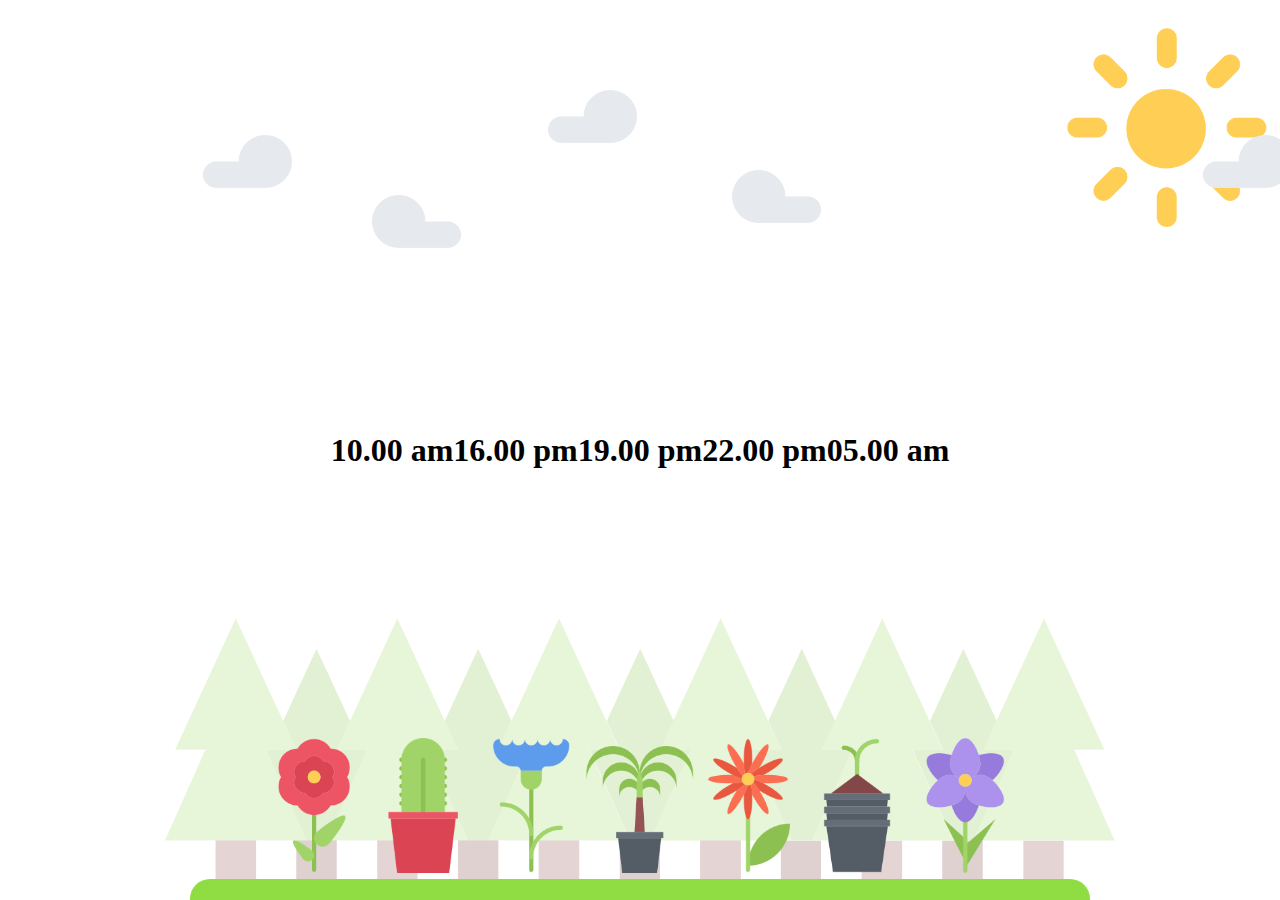
<file: index.html>
<html>
	<head>
		<title>Día y noche</title>
		<meta charset="utf-8">		
		<link rel="shortcut icon" type="image/x-icon" href="images/moonsun.png">
		<link rel="stylesheet" type="text/css" href="style.css">
		<link rel="stylesheet" type="text/css" href="style2.css">
	</head>

	<body>
		

		<div class="container-all">

			<h1 class="hour hour-ten">10.00 am</h1>
			<h1 class="hour hour-sixteen">16.00 pm</h1>
			<h1 class="hour hour-nineteen">19.00 pm</h1>
			<h1 class="hour hour-twentytwo">22.00 pm</h1>
			<h1 class="hour hour-five">05.00 am</h1>


			<div class="container-sun"></div>

			<div class="container-moon"></div>

			<div class="container-clouds">

				<div class="row first-row">
					<div class="cloud cloud-first"></div>
					<div class="cloud cloud-second"></div>
					<div class="cloud cloud-third"></div>
					<div class="cloud cloud-fourth"></div>
				</div>

				<div class="row second-row">
					<div class="cloud cloud-first"></div>
					<div class="cloud cloud-second"></div>
					<div class="cloud cloud-third"></div>
					<div class="cloud cloud-fourth"></div>
				</div>

			</div>

			<div class="container-stars">
				<div class="star star-first"></div>
				<div class="star star-second"></div>
				<div class="star star-third"></div>
				<div class="star star-fourth"></div>
				<div class="star star-fifth"></div>
			</div>

			<div class="container-forest"></div>

			<div class="container-plants">
				<div class="plant flower-first"></div>
				<div class="plant cactus"></div>
				<div class="plant flower-second"></div>
				<div class="plant plant-first"></div>
				<div class="plant flower-third"></div>
				<div class="plant garden-plant"></div>
				<div class="plant flower-fourth"></div>
			</div>

			<div class="container-grass"></div>

		</div>

	</body>
</html>
</file>
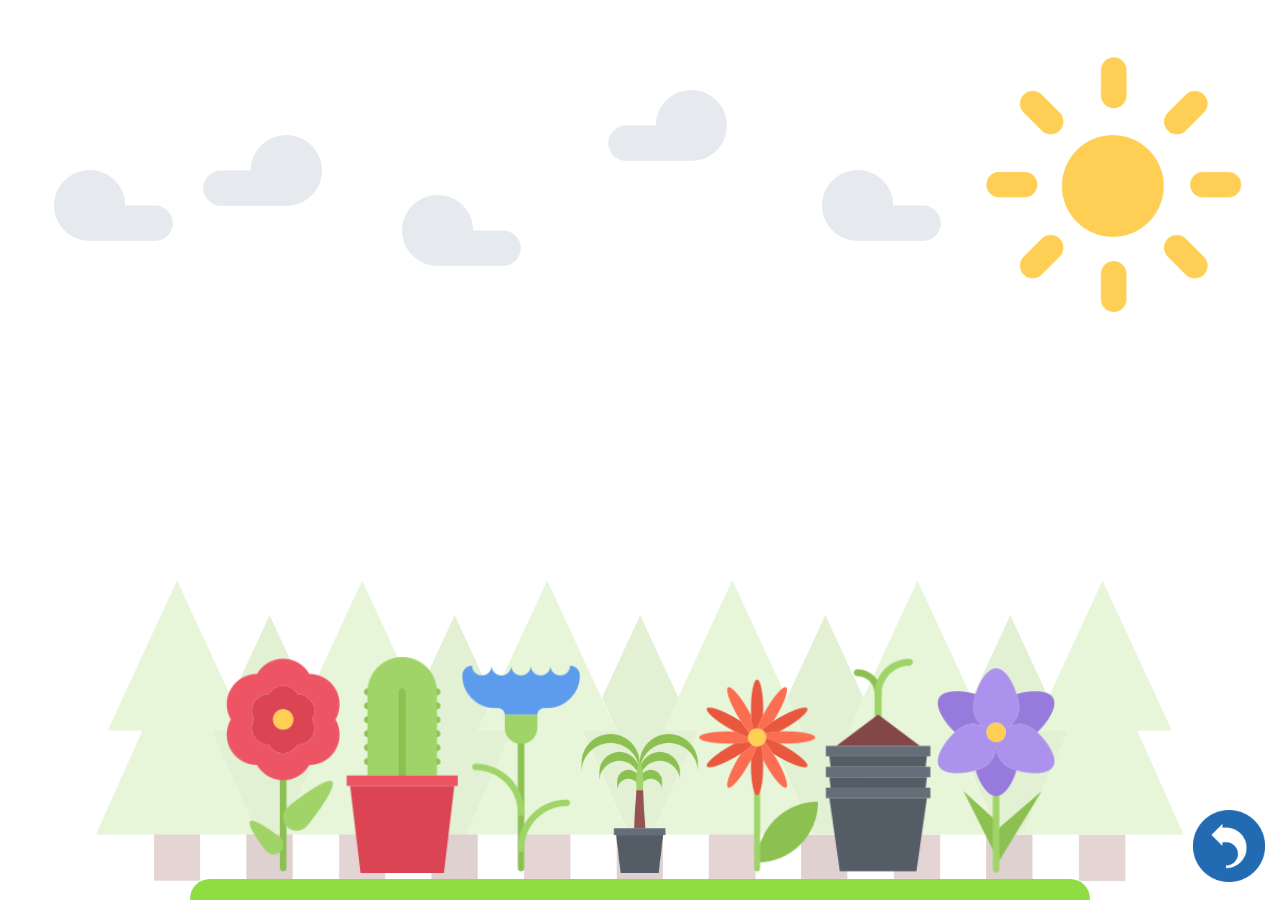
<file: index-ani.html>
<html>
	<head>
		<title>Día y noche</title>
		<meta charset="utf-8">		
		<link rel="shortcut icon" type="image/x-icon" href="images/moonsun.png">
		<link rel="stylesheet" type="text/css" href="style-elements-ani.css">
		<link rel="stylesheet" type="text/css" href="animations.css">
	</head>

	<body>
		

		<div class="container-all">

			<h1 class="hour hour-ten">10.00 am</h1>
			<h1 class="hour hour-sixteen">16.00 pm</h1>
			<h1 class="hour hour-nineteen">19.00 pm</h1>
			<h1 class="hour hour-twentytwo">22.00 pm</h1>
			<h1 class="hour hour-five">05.00 am</h1>


			<div class="container-sun"></div>

			<div class="container-moon"></div>

			<div class="container-clouds">

				<div class="row first-row">
					<div class="cloud onecloud-first"></div>
					<div class="cloud onecloud-second"></div>
					<div class="cloud onecloud-third"></div>
					<div class="cloud onecloud-fourth"></div>
				</div>

				<div class="row second-row">
					<div class="cloud twocloud-first"></div>
					<div class="cloud twocloud-second"></div>
					<div class="cloud twocloud-third"></div>
					<div class="cloud twocloud-fourth"></div>
				</div>

			</div>

			<div class="container-stars">
				<div class="star star-first"></div>
				<div class="star star-second"></div>
				<div class="star star-third"></div>
				<div class="star star-fourth"></div>
				<div class="star star-fifth"></div>
			</div>

			<div class="container-forest"></div>

			<div class="container-plants">
				<div class="plant flower-first"></div>
				<div class="plant cactus"></div>
				<div class="plant flower-second"></div>
				<div class="plant plant-first"></div>
				<div class="plant flower-third"></div>
				<div class="plant garden-plant"></div>
				<div class="plant flower-fourth"></div>
			</div>

			<a href="index.html">
				<div class="previous-page previous"></div>
			</a>

			<div class="container-grass"></div>

		</div>

	</body>
</html>
</file>
<file: style.css>
@media handheld body {
	width: 98%;
	font-family: Verdana;
	font-size: 16px;
} 

body {
	margin: 0;
	padding: 0;
	overflow: hidden;
}

img {
	max-width:100%;
}

.container-all {
	width: 100%;
	height: 100%;
	justify-content: center;
	align-items: center;
	display: flex;
	position: relative;
	transition: 0.2s linear;
	animation-name: heaven;
	animation-duration: 120s;
	animation-iteration-count: infinite;
}

.container-sun {
	width: 200px;
	height: 200px;
	top: 3%;
	right: 1%;
	border-radius: 100%;
	position: absolute;
	text-align: center;
	background: url(images/sun.png);
	background-size: contain;
	background-repeat: no-repeat;
	background-position: center;
	transition: 0.2s linear;
	animation-name: sun;
	animation-duration: 120s;
	animation-iteration-count: infinite;
}

.container-moon {
	width: 160px;
	height: 200px;
	top: 3%;
	left: 10%;
	border-radius: 100%;
	position: absolute;
	text-align: center;
	background: url(images/moon.png);
	background-size: contain;
	background-repeat: no-repeat;
	background-position: center;
	opacity: 0;
	transition: 0.2s linear;
	animation-name: moon;
	animation-duration: 120s;
	animation-iteration-count: infinite;
}

.container-stars {
	position: absolute;
	width: 560px;
	height: 200px;
	top: 10%;
	left: 30%;
	display: flex;
	opacity: 0;
	transition: 0.2s linear;
	animation-name: star;
	animation-duration: 120s;
	animation-iteration-count: infinite;
}

.star {
	background: url(images/star.png);
	background-size: contain;
	background-repeat: no-repeat;
	background-position: center;
	width: 30px;
	height: 30px;
	position: relative;
}

.star-first {
	top: 0;
	left: 0;
}

.star-second {
	top: 120;
	left: 80;
}

.star-third {
	top: 40;
	left: 400;
}

.star-fourth {
	top: 130;
	left: 260;
}

.star-fifth {
	top: 55;
	left: 110;
}

.container-clouds {
	width: 560px;
	height: 80px;
	top: 10%;
	left: 15%;
	position: absolute;
}

.row {
	position: absolute;
	display: flex;
	flex-direction: row;
}

.first-row {
	left: 0;
	transition: 0.2s linear;
	animation-name: first-row-cloud;
	animation-duration: 120s;
	animation-iteration-count: infinite;
}

.second-row {
	left: 1000;
	transition: 0.2s linear;
	animation-name: second-row-cloud;
	animation-duration: 120s;
	animation-iteration-count: infinite;
}

.cloud {
	position: relative;
	width: 90px;
	height: 70px;
	margin: 0;
	background: url(images/cloud.png);
	background-size: contain;
	background-repeat: no-repeat;
}

.cloud-first {
	top: 45;
	left: 10;
	transform: scaleX(-1);
}

.cloud-second {
	top: 105;
	left: 90;
}

.cloud-third {
	top: 0;
	left: 175;
	transform: scaleX(-1);
}

.cloud-fourth {
	top: 80;
	left: 270;
}

.container-forest {
	width: 950px;
	height: 350px;
	position: absolute;
	bottom: 2%;
	background-image: url(images/forest.png);
	background-size: contain;
	background-position: bottom;
	background-repeat: no-repeat;
}

.container-plants {
	width: 760px;
	height: 135px;
	position: absolute;
	display: flex;
	justify-content: center;
	align-items: center;
	bottom: 3%;
	transition: 0.2s linear;
	animation-name: plants;
	animation-duration: 120s;
	animation-iteration-count: infinite;
}

.plant {
	width: 115px;
	height: 135px;
}

.flower-first {
	background: url(images/flowerfirst.png);
	background-size: contain;
	background-repeat: no-repeat;
	background-position: bottom;
}

.cactus {
	background: url(images/cactus.png);
	background-size: contain;
	background-repeat: no-repeat;
	background-position: bottom;
}

.flower-second {
	background: url(images/flowersecond.png);
	background-size: contain;
	background-repeat: no-repeat;
	background-position: bottom;
}

.plant-first {
	background: url(images/plant.png);
	background-size: contain;
	background-repeat: no-repeat;
	background-position: bottom;
}

.flower-third {
	background: url(images/flowerthird.png);
	background-size: contain;
	background-repeat: no-repeat;
	background-position: bottom;
}

.garden-plant {
	background: url(images/gardenplant.png);
	background-size: contain;
	background-repeat: no-repeat;
	background-position: bottom;
}

.flower-fourth {
	background: url(images/flowerfourth.png);
	background-size: contain;
	background-repeat: no-repeat;
	background-position: bottom;
}

.container-grass {
	width: 900px;
	height: 21px;
	background-color: #8FDC43;
	position: absolute;
	border-top-left-radius: 20px;
	border-top-right-radius: 20px;
	bottom: 0;
}
</file>
<file: style2.css>
@keyframes heaven {

	0% { background-color: white } 20% { background-color: #656048 }

	40% { background-color: #39372D } 60% { background-color: #1D1D20 }

	80% { background-color: #625C45 } 100% { background-color: white }

}

@keyframes plants {

	0% { bottom: 20 } 20% { bottom: -20	}

	40% { bottom: -60 } 60% { bottom: -115 }

	80% { bottom: -10 } 100% {	bottom: 20px }

}

@keyframes sun {

	0% { right: 10 } 40% { right: 750; opacity: 0% } 60% { right: 1500; opacity: 0% } 

	78% { opacity: 0% } 80% { right: -100; opacity: 20% }  100% { right: 10; }
}

@keyframes moon {

	0% { opacity: 0%; } 20% { opacity: 0% }

	40% { opacity: 0% } 60% { opacity: 100%; left: 80 } 

	80% { left: -30 } 85% { opacity: 20% } 100% { opacity: 0% }
}

@keyframes first-row-cloud {

	0% { left: 0 } 20% { left: -380 } 40% { left: -660 } 

	60% { left: -760; opacity: 0 }	80% { opacity: 0 } 100% { left: 0 }

}

@keyframes second-row-cloud {

	0% { left: 910 } 20% { left: 540 }

	40% { left: 240 } 60% { left: 650; opacity: 20% }

	80% { left: 910 } 100% { left: 910 }
}

@keyframes star {

	0% { opacity: 0 } 20% { opacity: 0 }

	40% { opacity: 0 } 60% { opacity: 100 }

	80% { opacity: 0 } 100% { opacity: 0 }

}
</file>
<file: style-elements-ani.css>
body {
	margin: 0;
	padding: 0;
	overflow: hidden;
}

img {
	max-width: 100%;
}

h1 {
	font-family: sans-serif;
}

.container-all {
	width: 100%;
	height: 100%;
	justify-content: center;
	align-items: center;
	display: flex;
	position: relative;
	transition: 0.2s linear;
	animation-name: heaven;
	animation-duration: 30s;
	animation-iteration-count: infinite;
}

.hour {
	font-family: 'Merriweather';
	position: absolute;
	top: 40%
}

.hour-ten {
	opacity: 0;
	animation-name: ten;
	animation-duration: 30s;
	animation-iteration-count: infinite;
}

.hour-sixteen {
	opacity: 0;
	animation-name: sixteen;
	animation-duration: 30s;
	animation-iteration-count: infinite;
}

.hour-nineteen {
	opacity: 0;
	color: white;
	animation-name: nineteen;
	animation-duration: 30s;
	animation-iteration-count: infinite;
}

.hour-twentytwo {
	opacity: 0;
	color: white;
	animation-name: twentytwo;
	animation-duration: 30s;
	animation-iteration-count: infinite;
}

.hour-five {
	opacity: 0;
	animation-name: five;
	animation-duration: 30s;
	animation-iteration-count: infinite;
}

.container-clouds {
	width: 30%;
	height: 0%;
	top: 10%;
	left: 15%;
	position: absolute;
}

.row {
	position: absolute;
	display: flex;
	flex-direction: row;
}

.first-row {
	left: 0%;
	transition: 0.2s linear;
	animation-name: firstrowcloud;
	animation-duration: 30s;
	animation-iteration-count: infinite;
}

.second-row {
	left: -200%;
	transition: 0.2s linear;
	animation-name: secondrowcloud;
	animation-duration: 30s;
	animation-iteration-count: infinite;
}

.cloud {
	position: relative;
	width: 120px;
	height: 100px;
	margin: 0;
	background: url(images/cloud.png);
	background-size: contain;
	background-repeat: no-repeat;
}

.onecloud-first, .twocloud-first {
	top: 45px;
	left: 10px;
	transform: scaleX(-1);
}

.onecloud-second, .twocloud-second {
	top: 105px;
	left: 90px;
}

.onecloud-third, .twocloud-third {
	top: 0;
	left: 175px;
	transform: scaleX(-1);
}

.onecloud-fourth, .twocloud-fourth {
	top: 80px;
	left: 270px;
}

.container-sun {
	width: 20%;
	height: 35%;
	top: 3%;
	right: 3%;
	border-radius: 100%;
	position: absolute;
	text-align: center;
	background: url(images/sun.png);
	background-size: contain;
	background-repeat: no-repeat;
	background-position: center;
	transition: 0.2s linear;
	animation-name: sun;
	animation-duration: 30s;
	animation-iteration-count: infinite;
}

.container-moon {
	width: 15%;
	height: 35%;
	top: 3%;
	left: 10%;
	border-radius: 100%;
	position: absolute;
	text-align: center;
	background: url(images/moon.png);
	background-size: contain;
	background-repeat: no-repeat;
	background-position: center;
	opacity: 0;
	transition: 0.2s linear;
	animation-name: moon;
	animation-duration: 30s;
	animation-iteration-count: infinite;
}

.container-stars {
	position: absolute;
	width: 15%;
	height: 0%;
	top: 10%;
	left: 35%;
	display: flex;
	opacity: 0;
	transition: 0.2s linear;
	animation-name: star;
	animation-duration: 30s;
	animation-iteration-count: infinite;
}

.star {
	background: url(images/star.png);
	background-size: contain;
	background-repeat: no-repeat;
	background-position: center;
	width: 30px;
	height: 30px;
	position: relative;
}

.star-first {
	top: 0;
	left: 0;
}

.star-second {
	top: 120px;
	left: 80px;
}

.star-third {
	top: 40px;
	left: 400px;
}

.star-fourth {
	top: 130px;
	left: 260px;
}

.star-fifth {
	top: 55px;
	left: 110px;
}


.container-forest {
	width: 85%;
	height: 50%;
	position: absolute;
	bottom: 2%;
	background-image: url(images/forest.png);
	background-size: contain;
	background-position: bottom;
	background-repeat: no-repeat;
}

.container-plants {
	width: 65%;
	height: 24%;
	position: absolute;
	display: flex;
	justify-content: center;
	align-items: center;
	bottom: 3%;
	transition: 0.2s linear;
	animation-name: plants;
	animation-duration: 30s;
	animation-iteration-count: infinite;
}

.plant {
	width: 15%;
	height: 100%;
}

.flower-first {
	background: url(images/flowerfirst.png);
	background-size: contain;
	background-repeat: no-repeat;
	background-position: bottom;
}

.cactus {
	background: url(images/cactus.png);
	background-size: contain;
	background-repeat: no-repeat;
	background-position: bottom;
}

.flower-second {
	background: url(images/flowersecond.png);
	background-size: contain;
	background-repeat: no-repeat;
	background-position: bottom;
}

.plant-first {
	background: url(images/plant.png);
	background-size: contain;
	background-repeat: no-repeat;
	background-position: bottom;
}

.flower-third {
	background: url(images/flowerthird.png);
	background-size: contain;
	background-repeat: no-repeat;
	background-position: bottom;
}

.garden-plant {
	background: url(images/gardenplant.png);
	background-size: contain;
	background-repeat: no-repeat;
	background-position: bottom;
}

.flower-fourth {
	background: url(images/flowerfourth.png);
	background-size: contain;
	background-repeat: no-repeat;
	background-position: bottom;
}

.previous-page {
	position: absolute;
  bottom: 2%;
  right: 0%;
  width: 8%;
  height: 8%;
  display: flex;
  justify-content: center;
  align-items: center;
  cursor: pointer;
  background-image: url(images/previous.png);
  background-size: contain;
  background-repeat: no-repeat;
  background-position: center;
}


.container-grass {
	width: 900px;
	height: 21px;
	background-color: #8FDC43;
	position: absolute;
	border-top-left-radius: 20px;
	border-top-right-radius: 20px;
	bottom: 0;
}
</file>
<file: animations.css>
@keyframes heaven {
	0% { background-color: white } 20% { background-color: #656048 } /*mañana mediodia*/ 
	40% { background-color: #39372D } 60% { background-color: #1D1D20 } /*tarde noche*/
	80% { background-color: #625C45 } 100% { background-color: white } /*madrugada mañana*/
}


@keyframes sun {
	0% { transform: translateX(0%); opacity: 100% } 40% { transform: translateX(-205%); opacity: 0% } /*mañ med*/
	60% { transform: translateX(-300%); opacity: 0% } 78% { opacity: 0% } /*tar noc*/
	80% { transform: translateX(10%); opacity: 20% } 100% { transform: translateX(0%); opacity: 100%; } /*mad mañ*/
}


@keyframes moon {
	0% { left: 10%; opacity: 0% } 20% { left: 10%; opacity: 0% } /*mañ med*/
	40% { left: 10%; opacity: 0% } 60% { left: 10%; opacity: 100% } /*tar noc*/
	80% { left: -2% } 85% { opacity: 20% } 100% { left: 10%; opacity: 0% } /*mad mañ*/
}


@keyframes firstrowcloud {
	0% { left: 0% } 20% { left: -68% } 
	40% { left: -115% } 60% { left: -135%; opacity: 0 }	
	80% { opacity: 0% } 100% { left: 0% }
}


@keyframes secondrowcloud {
	0% { left: -200% } 20% { left: 95% } /*mañ med*/
	40% { left: 40% } 60% { left: 115%; opacity: 20% } /*tar noc*/
	80% { left: 200% } 100% { left: -200% } /*mad mañ*/
}

@keyframes plants {
	0% { bottom: 3% } 20% { transform: translateY(30%);	}
	40% { transform: translateY(55%); } 60% { transform: translateY(100%); }
	80% { transform: translateY(30%); } 100% {	bottom: 3% }
}

@keyframes star {
	0% { opacity: 0% } 20% { opacity: 0% }
	40% { opacity: 0% } 60% { opacity: 100% }
	80% { opacity: 0% } 100% { opacity: 0% }
}

@keyframes ten {
	0% { opacity: 100% } 10% { opacity: 0% }
	40% { opacity: 0% } 60% { opacity: 0% }
	80% { opacity: 0% } 100% { opacity: 100% }
}

@keyframes sixteen {
	0% { opacity: 0% } 20% { opacity: 100% }
	30% { opacity: 0% } 60% { opacity: 0% }
	80% { opacity: 0% } 100% { opacity: 0% }
}

@keyframes nineteen {
	0% { opacity: 0% } 20% { opacity: 0% }
	40% { opacity: 100% } 50% { opacity: 0% }
	80% { opacity: 0% } 100% { opacity: 0% }
}

@keyframes twentytwo {
	0% { opacity: 0% } 20% { opacity: 0% }
	40% { opacity: 0% } 60% { opacity: 100% }
	70% { opacity: 0% } 100% { opacity: 0% }
}

@keyframes five {
	0% { opacity: 0% } 20% { opacity: 0% }
	40% { opacity: 0% } 60% { opacity: 0% }
	80% { opacity: 100% } 90% { opacity: 0% }
}

@keyframes rain {
	0% { transform: translateY(0%); } 20% { transform: translateY(900%); } 21% { opacity: 0% }
	29% { opacity: 0 }
	30% { transform: translateY(0%) } 
}
</file>
